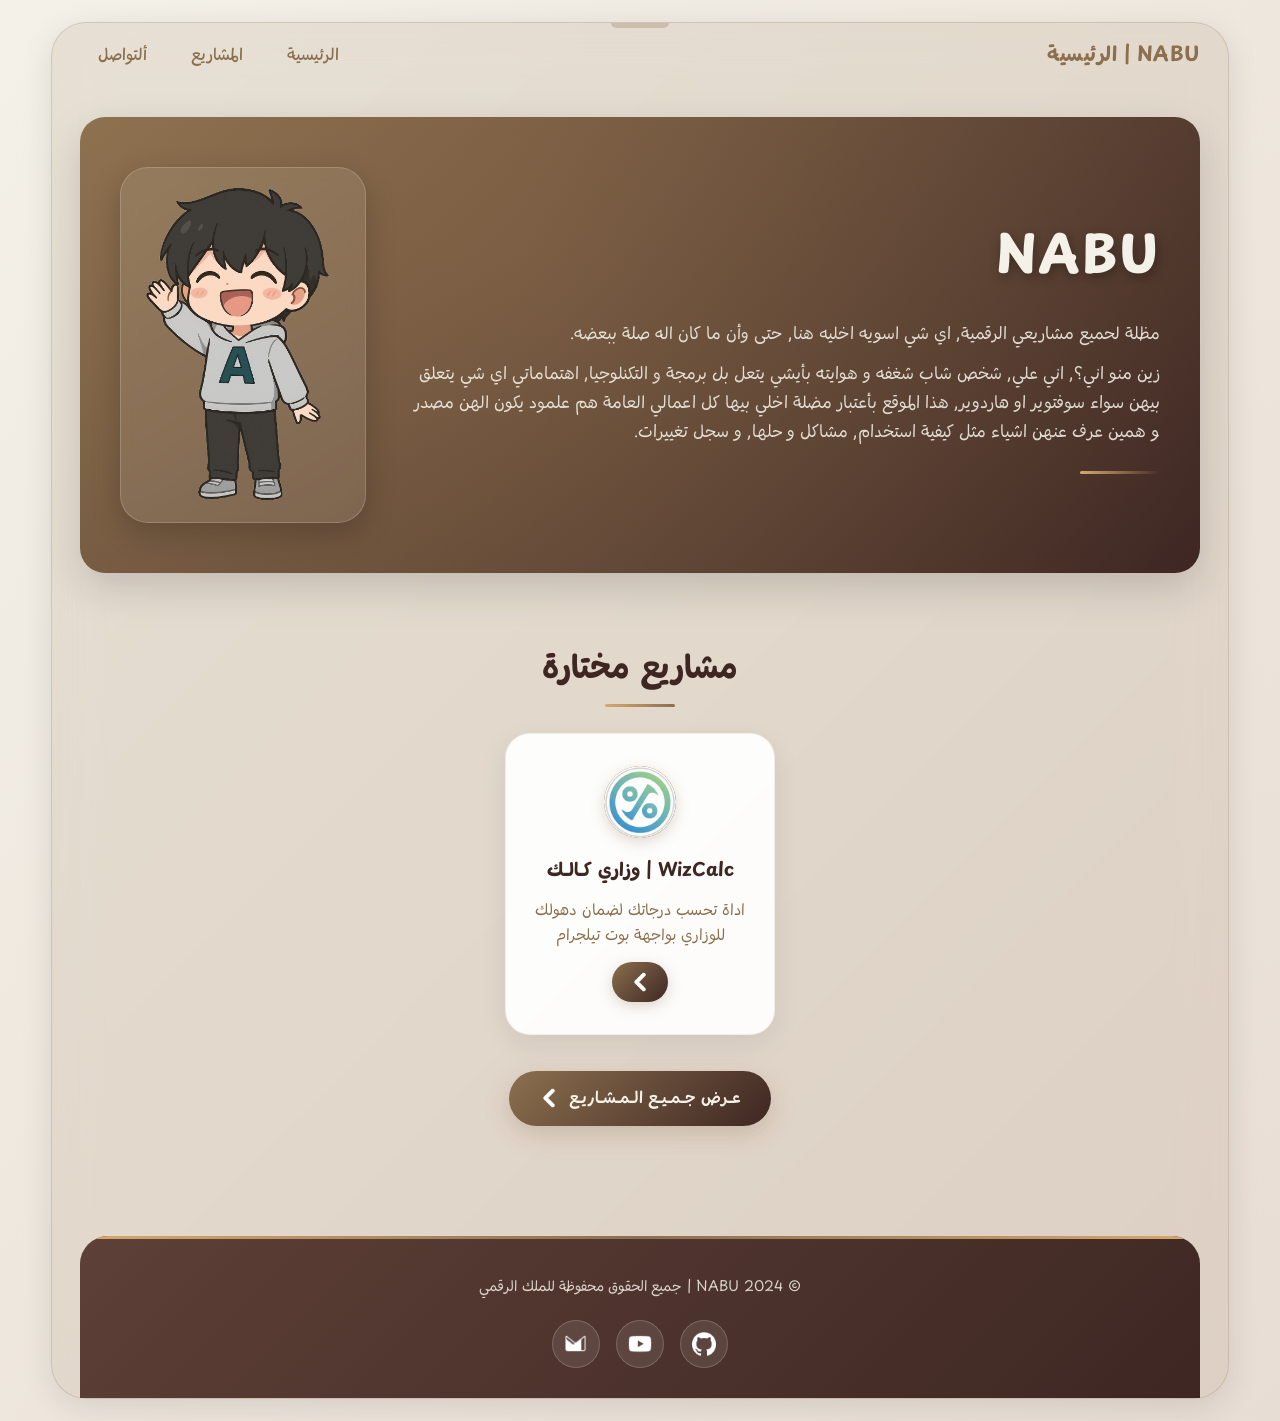
<file: index.html>
<!DOCTYPE html>
<html lang="en">
<head>
    <meta charset="UTF-8">
    <title>NABU | Home</title>
    <link rel="stylesheet" href="styles/main.css">
</head>
<body>
    <nav class="navbar" id="navbar">
        <div class="navbar-content">
        <div class="logo">NABU | الرئيسية</div>
        <ul class="nav-links">
            <li><a href="/index.html">الرئيسية</a></li>
            <li><a href="/Projects.html">المشاريع</a></li>
            <li><a href="/contact.html">ألتواصل</a></li>
        </ul>
        </div>

        <section class="hero" id="home">
            <div class="hero-content">
                <h1 class="main-title">NABU</h1>
                <p class="subtitle-ar">مظلة لحميع مشاريعي الرقمية, اي شي اسويه اخليه هنا, حتى وأن ما كان اله صلة ببعضه.</p>
                <p class="subtitle1-ar">زين منو اني؟, اني علي, شخص شاب شغفه و هوايته بأيشي يتعل بل برمجة و التكنلوجيا, اهتماماتي اي شي يتعلق بيهن سواء سوفتوير او هاردوير, هذا الموقع بأعتبار مضلة اخلي بيها كل اعمالي العامة هم علمود يكون الهن مصدر و همين عرف عنهن اشياء مثل كيفية استخدام, مشاكل و حلها, و سجل تغييرات.</p>
                <div class="divider"></div>
            </div>

            <div class="character-wrapper">
                <div class="welcome-box">
                    <img src="assets/home/A2FG.png" alt="A2FG Character" class="character-image">
                </div>
            </div>
        </section>

        <section class="service-preview" id="projects-preview">
            <h2>مشاريع مختارة</h2>
            <div class="cards">
                <div class="card">
                    <div class="cardimg"><img src="assets/icons/WizCalc.png" alt="WizCalc-Logo"></div>
                    <h3>WizCalc | وزاري كـالـك</h3>
                    <p>اداة تحسب درجاتك لضمان دهولك للوزاري بواجهة بوت تيلجرام</p>
                    <a href="Projects/WizCalc.htm" class="project-card-link">
                        <img src="assets/icons/back-arrow-l.png" alt="arrow" class="arrow-index">
                    </a>
                </div>
            </div>

            <div class="all-btn">
                <a href="Projects.html">
                    عـرض جـمـيـع الـمـشـاريـع
                    <img src="assets/icons/back-arrow-l.png" alt="arrow">
                </a>
            </div>
        </section>

        <footer class="footer" id="social">
            <div class="footer-content">
                <p>© 2024 NABU | جميع الحقوق محفوظة للملك الرقمي</p>
                <div class="social">
                    <a href="https://github.com/a2fg" target="_blank">
                https://github.com/A2FG/NABU.git        <img src="assets/icons/github.png" alt="github">
                    </a>
                    <a href="https://www.youtube.com/@a2fg" target="_blank">
                        <img src="assets/icons/youtube.png" alt="youtube">
                    </a>
                    <a href="mailto:ia2fg@proton.me">
                        <img src="assets/icons/protonmail.png" alt="email">
                    </a>

                </div>

            </div>
        </footer>

    </nav>
</body>
</html>
</file>
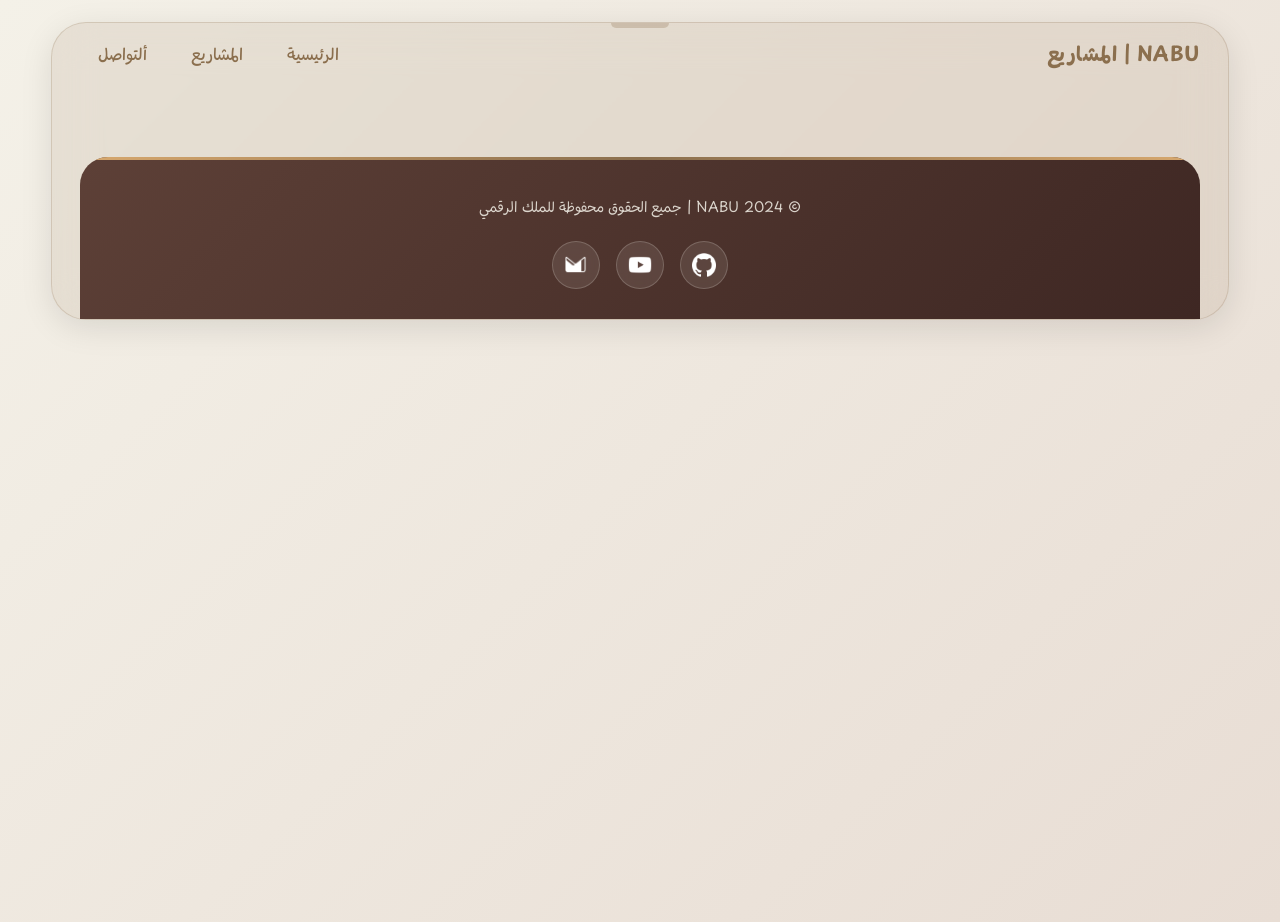
<file: contact.html>
<!DOCTYPE html>
<html lang="en">
<head>
    <meta charset="UTF-8">
    <title>NABU | Home</title>
    <link rel="stylesheet" href="styles/main.css">
</head>
<body>
    <nav class="navbar" id="navbar">
        <div class="navbar-content">
        <div class="logo">NABU | المشاريع</div>
        <ul class="nav-links">
            <li><a href="/index.html">الرئيسية</a></li>
            <li><a href="/Projects.html">المشاريع</a></li> 
            <li><a href="/contact.html">ألتواصل</a></li>
        </ul>
        </div>
<!--====-->



<!--====-->
        
        <footer class="footer" id="social">
            <div class="footer-content">
                <p>© 2024 NABU | جميع الحقوق محفوظة للملك الرقمي</p>
                <div class="social">
                    <a href="https://github.com/a2fg" target="_blank">
                https://github.com/A2FG/NABU.git        <img src="assets/icons/github.png" alt="github">
                    </a>
                    <a href="https://www.youtube.com/@a2fg" target="_blank">
                        <img src="assets/icons/youtube.png" alt="youtube">
                    </a>
                    <a href="mailto:ia2fg@proton.me">
                        <img src="assets/icons/protonmail.png" alt="email">
                    </a>
                </div>
            </div>
        </footer>
    </nav>
</body>
</html>
</file>
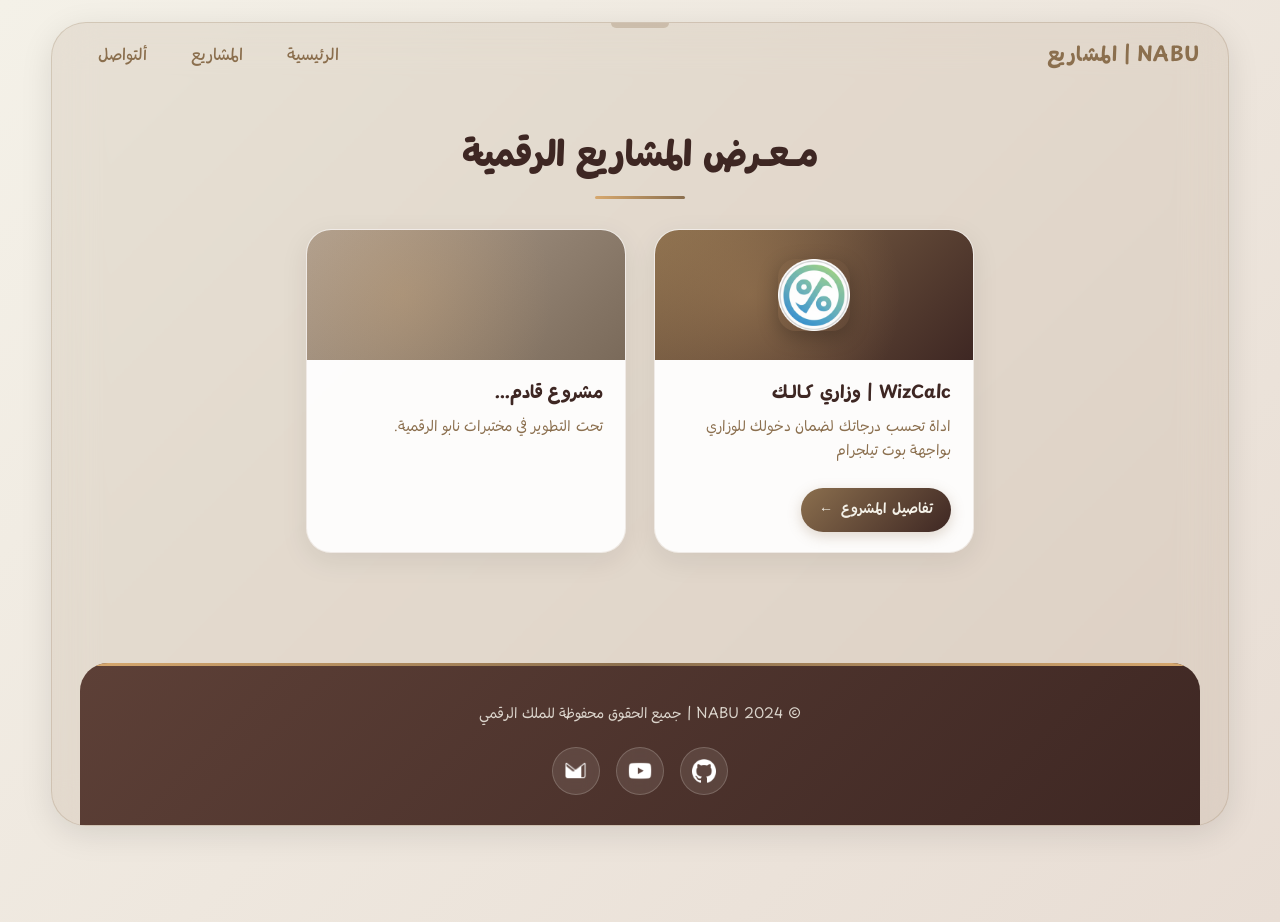
<file: Projects.html>
<!DOCTYPE html>
<html lang="en">
<head>
    <meta charset="UTF-8">
    <title>NABU | المشاريع</title>
    <link rel="stylesheet" href="styles/main.css">
</head>
<body>
    <nav class="navbar" id="navbar">

        <div class="navbar-content">
            <div class="logo">NABU | المشاريع</div>
            <ul class="nav-links">
                <li><a href="/index.html">الرئيسية</a></li>
                <li><a href="/Projects.html">المشاريع</a></li>
                <li><a href="/contact.html">ألتواصل</a></li>
            </ul>
        </div>

        <section class="projects-hub">
            <h1 class="hub-title">مـعـرض المشاريع الرقمية</h1>

            <div class="projects-grid">

                <div class="project-card">
                    <div class="project-card-header">
                        <img src="assets/icons/WizCalc.png" alt="WizCalc Logo">
                    </div>
                    <div class="project-card-body">
                        <h3>WizCalc | وزاري كـالـك</h3>
                        <p>اداة تحسب درجاتك لضمان دخولك للوزاري بواجهة بوت تيلجرام</p>
                        <a href="/projects/wizcalc.html" class="project-card-link">
                            تفاصيل المشروع <span class="arrow">←</span>
                        </a>
                    </div>
                </div>

                <div class="project-card coming-soon">
                    <div class="project-card-header"></div>
                    <div class="project-card-body">
                        <h3>مشروع قادم...</h3>
                        <p>تحت التطوير في مختبرات نابو الرقمية.</p>
                    </div>
                </div>

            </div>
        </section>

        <!-- ===== الفوتر ===== -->
        <footer class="footer" id="social">
            <div class="footer-content">
                <p>© 2024 NABU | جميع الحقوق محفوظة للملك الرقمي</p>
                <div class="social">
                    <a href="https://github.com/a2fg" target="_blank">
                        <img src="assets/icons/github.png" alt="github">
                    </a>
                    <a href="https://www.youtube.com/@a2fg" target="_blank">
                        <img src="assets/icons/youtube.png" alt="youtube">
                    </a>
                    <a href="mailto:ia2fg@proton.me">
                        <img src="assets/icons/protonmail.png" alt="email">
                    </a>
                </div>
            </div>
        </footer>

    </nav>
</body>
</html>
</file>
<file: styles/main.css>
@import url('https://fonts.googleapis.com/css2?family=Playpen+Sans+Arabic:wght@100..800&display=swap');

/* ===== إعدادات عامة ===== */
* {
  margin: 0;
  padding: 0;
  box-sizing: border-box;
  font-family: "Playpen Sans Arabic", cursive;
}

:root {
  --brown-dark:   #3e2723;
  --brown-mid:    #5d4037;
  --brown-light:  #8b6f4e;
  --gold:         #d7a86e;
  --cream:        #f4f1e8;
  --cream-dark:   #e8ddd4;
  --glass-bg:     rgba(139, 111, 78, 0.12);
  --glass-border: rgba(139, 111, 78, 0.22);
  --shadow-soft:  0 8px 32px rgba(0,0,0,0.10);
  --shadow-mid:   0 15px 40px rgba(0,0,0,0.15);
  --radius-pill:  50px;
  --radius-card:  25px;
  --radius-nav:   35px;
}

body {
  background: linear-gradient(135deg, var(--cream) 0%, var(--cream-dark) 100%);
  color: var(--brown-mid);
  direction: rtl;
  line-height: 1.7;
  min-height: 100vh;
}

/* ===== نافبار ===== */
.navbar {
  display: flex;
  flex-direction: column;
  background: var(--glass-bg);
  backdrop-filter: blur(22px);
  -webkit-backdrop-filter: blur(22px);
  border-radius: var(--radius-nav);
  padding: 16px 28px 0;
  margin: 22px auto;
  max-width: 92%;
  border: 1px solid var(--glass-border);
  box-shadow: var(--shadow-soft);
  position: relative;
}

/* نوتش أعلى النافبار */
.navbar::before {
  content: '';
  position: absolute;
  top: 0;
  left: 50%;
  transform: translateX(-50%);
  width: 58px;
  height: 5px;
  background: rgba(139, 111, 78, 0.28);
  border-radius: 0 0 10px 10px;
}

/* شريط المحتوى داخل النافبار (اللوقو + الروابط) */
.navbar-content {
  display: flex;
  justify-content: space-between;
  align-items: center;
  width: 100%;
  padding-bottom: 14px;
}

/* ===== لوقو ===== */
.logo {
  font-size: 1.25em;
  font-weight: 700;
  color: var(--brown-light);
  letter-spacing: 0.5px;
}

/* ===== روابط التنقل ===== */
.nav-links {
  display: flex;
  gap: 8px;
  list-style: none;
  align-items: center;
}

.nav-links li a {
  text-decoration: none;
  color: var(--brown-light);
  font-weight: 500;
  padding: 8px 18px;
  border-radius: 20px;
  transition: background 0.25s ease, color 0.25s ease, transform 0.25s ease;
  position: relative;
}

.nav-links li a:hover {
  background: rgba(139, 111, 78, 0.18);
  color: var(--brown-dark);
  transform: translateY(-2px);
}

.nav-links li a::after {
  content: '';
  position: absolute;
  bottom: -2px;
  left: 50%;
  transform: translateX(-50%);
  width: 0;
  height: 2px;
  background: var(--gold);
  border-radius: 2px;
  transition: width 0.3s ease;
}

.nav-links li a:hover::after {
  width: 75%;
}

/* ===== قسم الهيرو (index.html) ===== */
.hero {
  display: flex;
  align-items: center;
  justify-content: space-between;
  gap: 40px;
  padding: 50px 40px;
  margin: 30px 0;
  background: linear-gradient(135deg, var(--brown-light) 0%, var(--brown-dark) 100%);
  border-radius: var(--radius-card);
  box-shadow: var(--shadow-mid);
  position: relative;
  overflow: hidden;
  flex-wrap: wrap;
}

.hero::before {
  content: '';
  position: absolute;
  top: -60%;
  right: -30%;
  width: 180%;
  height: 180%;
  background: radial-gradient(circle, rgba(215,168,110,0.12) 0%, transparent 65%);
  animation: slowRotate 22s linear infinite;
  pointer-events: none;
}

@keyframes slowRotate {
  from { transform: rotate(0deg); }
  to   { transform: rotate(360deg); }
}

.hero-content {
  flex: 1;
  min-width: 240px;
  position: relative;
  z-index: 2;
}

.main-title {
  font-size: 3.2em;
  font-weight: 800;
  color: var(--cream);
  text-shadow: 2px 4px 12px rgba(0,0,0,0.3);
  margin-bottom: 18px;
  letter-spacing: 2px;
}

.subtitle-ar,
.subtitle1-ar {
  color: rgba(244,241,232,0.88);
  font-size: 1.05em;
  margin-bottom: 12px;
}

.divider {
  margin-top: 24px;
  height: 3px;
  width: 80px;
  background: linear-gradient(90deg, var(--gold), transparent);
  border-radius: 2px;
}

/* صورة الشخصية */
.character-wrapper {
  position: relative;
  z-index: 2;
  flex-shrink: 0;
}

.welcome-box {
  background: rgba(244,241,232,0.10);
  border: 1px solid rgba(244,241,232,0.2);
  border-radius: 28px;
  padding: 12px;
  backdrop-filter: blur(8px);
  box-shadow: 0 10px 30px rgba(0,0,0,0.2);
  transition: transform 0.35s ease;
}

.welcome-box:hover {
  transform: translateY(-6px) scale(1.03);
}

.character-image {
  width: 220px;
  display: block;
  border-radius: 20px;
}

/* ===== قسم المشاريع المختارة (index.html) ===== */
.service-preview {
  padding: 40px 0;
  text-align: center;
}

.service-preview img {
  width: 20px;
  height: 20px;
}

.arrow-index {
    filter: brightness(0) invert(1);
}

.service-preview h2 {
  font-size: 2em;
  color: var(--brown-dark);
  margin-bottom: 36px;
  position: relative;
  display: inline-block;
}

.service-preview h2::after {
  content: '';
  position: absolute;
  bottom: -10px;
  left: 50%;
  transform: translateX(-50%);
  width: 70px;
  height: 3px;
  background: linear-gradient(90deg, var(--gold), var(--brown-light));
  border-radius: 2px;
}

/* الكروت */
.cards {
  display: flex;
  gap: 28px;
  flex-wrap: wrap;
  justify-content: center;
  margin-bottom: 36px;
}

.card {
  width: 270px;
  padding: 32px 22px;
  background: rgba(255,255,255,0.92);
  border-radius: var(--radius-card);
  text-align: center;
  box-shadow: 0 8px 28px rgba(0,0,0,0.08);
  border: 1px solid rgba(139,111,78,0.1);
  transition: transform 0.4s cubic-bezier(0.175,0.885,0.32,1.275),
              box-shadow 0.4s ease;
  position: relative;
  overflow: hidden;
  animation: fadeInUp 0.55s ease both;
}

.card:nth-child(1) { animation-delay: 0.10s; }
.card:nth-child(2) { animation-delay: 0.20s; }
.card:nth-child(3) { animation-delay: 0.30s; }

@keyframes fadeInUp {
  from { opacity: 0; transform: translateY(28px); }
  to   { opacity: 1; transform: translateY(0); }
}

.card::before {
  content: '';
  position: absolute;
  inset: 0;
  background: radial-gradient(circle at 50% -20%, rgba(215,168,110,0.12) 0%, transparent 65%);
  opacity: 0;
  transition: opacity 0.4s ease;
}

.card:hover::before { opacity: 1; }

.card:hover {
  transform: translateY(-14px) scale(1.03);
  box-shadow: 0 24px 50px rgba(139,111,78,0.25);
}

.cardimg,
.card-img {
  width: 72px;
  height: 72px;
  margin: 0 auto 18px;
  border-radius: 50%;
  overflow: hidden;
  background: linear-gradient(135deg, var(--gold), var(--brown-light));
  display: flex;
  align-items: center;
  justify-content: center;
  transition: transform 0.4s ease;
  box-shadow: 0 4px 14px rgba(139,111,78,0.25);
}

.card:hover .cardimg,
.card:hover .card-img {
  transform: rotateY(360deg);
}

.cardimg img,
.card-img img {
  width: 100%;
  height: 100%;
  object-fit: cover;
  border-radius: 50%;
}

.card h3 {
  color: var(--brown-dark);
  font-size: 1.15em;
  margin-bottom: 10px;
  position: relative;
  z-index: 2;
}

.card p {
  color: var(--brown-light);
  font-size: 0.95em;
  line-height: 1.65;
  position: relative;
  z-index: 2;
}

/* زر عرض الكل */
.all-btn {
  text-align: center;
  margin-top: 36px;
}

.all-btn a {
  display: inline-flex;
  align-items: center;
  gap: 10px;
  padding: 14px 30px;
  background: linear-gradient(135deg, var(--brown-light) 0%, var(--brown-dark) 100%);
  color: var(--cream);
  text-decoration: none;
  border-radius: var(--radius-pill);
  font-weight: 600;
  font-size: 1em;
  transition: transform 0.3s ease, box-shadow 0.3s ease;
  box-shadow: 0 8px 24px rgba(139,111,78,0.28);
  position: relative;
  overflow: hidden;
}

.all-btn a::before {
  content: '';
  position: absolute;
  top: 0; left: -100%;
  width: 100%; height: 100%;
  background: linear-gradient(90deg, transparent, rgba(255,255,255,0.18), transparent);
  transition: left 0.5s ease;
}

.all-btn a:hover::before { left: 100%; }

.all-btn a:hover {
  transform: translateY(-3px);
  box-shadow: 0 14px 34px rgba(139,111,78,0.38);
}

.all-btn a img {
  width: 20px;
  height: 20px;
  filter: brightness(0) invert(1);
  transition: transform 0.3s ease;
}

.all-btn a:hover img {
  transform: translateX(-5px);
}

/* ===== صفحة المشاريع (Projects.html) ===== */
.projects-hub {
  padding: 40px 20px;
  text-align: center;
}

.hub-title {
  font-size: 2.2em;
  font-weight: 800;
  color: var(--brown-dark);
  margin-bottom: 42px;
  position: relative;
  display: inline-block;
}

.hub-title::after {
  content: '';
  position: absolute;
  bottom: -12px;
  left: 50%;
  transform: translateX(-50%);
  width: 90px;
  height: 3px;
  background: linear-gradient(90deg, var(--gold), var(--brown-light));
  border-radius: 2px;
}

.projects-grid {
  display: flex;
  flex-wrap: wrap;
  gap: 28px;
  justify-content: center;
}

/* ===== كرت المشروع الجديد ===== */
.project-card {
  display: flex;
  flex-direction: column;
  align-items: flex-end;
  text-align: right;
  width: 320px;
  padding: 0;
  background: rgba(255,255,255,0.93);
  border-radius: var(--radius-card);
  box-shadow: 0 8px 28px rgba(0,0,0,0.08);
  border: 1px solid rgba(139,111,78,0.12);
  overflow: hidden;
  transition: transform 0.4s cubic-bezier(0.175,0.885,0.32,1.275), box-shadow 0.4s ease;
  animation: fadeInUp 0.55s ease both;
  text-decoration: none;
  color: inherit;
}

.project-card:nth-child(1) { animation-delay: 0.08s; }
.project-card:nth-child(2) { animation-delay: 0.18s; }
.project-card:nth-child(3) { animation-delay: 0.28s; }

.project-card:hover {
  transform: translateY(-12px) scale(1.02);
  box-shadow: 0 24px 50px rgba(139,111,78,0.26);
}

/* الجزء العلوي - أيقونة + خلفية */
.project-card-header {
  width: 100%;
  height: 130px;
  background: linear-gradient(135deg, var(--brown-light) 0%, var(--brown-dark) 100%);
  display: flex;
  align-items: center;
  justify-content: center;
  position: relative;
  overflow: hidden;
}

.project-card-header::before {
  content: '';
  position: absolute;
  inset: 0;
  background: radial-gradient(circle at 30% 50%, rgba(215,168,110,0.25) 0%, transparent 65%);
}

.project-card-header img {
  width: 72px;
  height: 72px;
  object-fit: cover;
  border-radius: 18px;
  box-shadow: 0 6px 20px rgba(0,0,0,0.25);
  position: relative;
  z-index: 1;
  transition: transform 0.35s ease;
}

.project-card:hover .project-card-header img {
  transform: scale(1.08) rotate(-3deg);
}

/* الجزء السفلي - النص + الزر */
.project-card-body {
  padding: 22px 22px 20px;
  display: flex;
  flex-direction: column;
  gap: 10px;
  width: 100%;
  flex: 1;
}

.project-card-body h3 {
  font-size: 1.1em;
  font-weight: 700;
  color: var(--brown-dark);
  line-height: 1.4;
}

.project-card-body p {
  font-size: 0.9em;
  color: var(--brown-light);
  line-height: 1.65;
  flex: 1;
}

/* زر الانتقال */
.project-card-link {
  display: inline-flex;
  align-items: center;
  gap: 8px;
  margin-top: 14px;
  padding: 10px 18px;
  background: linear-gradient(135deg, var(--brown-light), var(--brown-dark));
  color: var(--cream);
  text-decoration: none;
  border-radius: var(--radius-pill);
  font-size: 0.88em;
  font-weight: 600;
  align-self: flex-start;
  transition: transform 0.3s ease, box-shadow 0.3s ease;
  box-shadow: 0 4px 14px rgba(139,111,78,0.28);
  position: relative;
  overflow: hidden;
}

.project-card-link::before {
  content: '';
  position: absolute;
  top: 0; left: -100%;
  width: 100%; height: 100%;
  background: linear-gradient(90deg, transparent, rgba(255,255,255,0.18), transparent);
  transition: left 0.45s ease;
}

.project-card:hover .project-card-link::before { left: 100%; }

.project-card-link:hover {
  transform: translateY(-2px);
  box-shadow: 0 8px 22px rgba(139,111,78,0.38);
}

/* سهم الزر */
.project-card-link .arrow {
  font-size: 1em;
  transition: transform 0.3s ease;
  display: inline-block;
}

.project-card-link:hover .arrow {
  transform: translateX(-4px);
}

/* كرت "قادم قريباً" */
.project-card.coming-soon {
  opacity: 0.6;
  pointer-events: none;
  cursor: default;
}

.project-card.coming-soon .project-card-header {
  background: linear-gradient(135deg, #b0a090, #7a6a5a);
}

.project-card.coming-soon .project-card-link {
  display: none;
}

/* ===== فوتر ===== */
.footer {
  background: linear-gradient(135deg, var(--brown-mid) 0%, var(--brown-dark) 100%);
  color: var(--cream);
  padding: 40px 24px 30px;
  border-radius: 28px 28px 0 0;
  text-align: center;
  margin-top: 70px;
  position: relative;
  overflow: hidden;
}

.footer::before {
  content: '';
  position: absolute;
  top: 0; left: 0; right: 0;
  height: 3px;
  background: linear-gradient(90deg, var(--gold), var(--brown-light), var(--gold));
}

.footer-content p {
  font-size: 0.88em;
  opacity: 0.85;
  margin-bottom: 20px;
}

.social {
  display: flex;
  justify-content: center;
  align-items: center;
  gap: 16px;
  flex-wrap: wrap;
  margin-top: 16px;
}

.social a {
  display: flex;
  align-items: center;
  justify-content: center;
  width: 48px;
  height: 48px;
  background: rgba(244,241,232,0.1);
  border-radius: 50%;
  border: 1px solid rgba(244,241,232,0.2);
  backdrop-filter: blur(8px);
  transition: background 0.3s ease, transform 0.3s ease, box-shadow 0.3s ease;
  text-decoration: none;
  /* إخفاء أي نص داخل الروابط غير الأيقونات */
  font-size: 0;
}

.social a:hover {
  background: rgba(215,168,110,0.3);
  transform: translateY(-5px) scale(1.1);
  box-shadow: 0 10px 22px rgba(0,0,0,0.2);
}

.social img {
  width: 24px;
  height: 24px;
  filter: brightness(0) invert(1);
  transition: transform 0.3s ease;
  display: block;
}

.social a:hover img {
  transform: scale(1.2);
}

/* ===== استجابة للجوال ===== */
@media (max-width: 768px) {
  .navbar {
    padding: 12px 16px 0;
    margin: 14px;
  }

  .nav-links {
    gap: 4px;
  }

  .nav-links li a {
    padding: 6px 12px;
    font-size: 0.88em;
  }

  .hero {
    flex-direction: column-reverse;
    padding: 32px 22px;
    gap: 24px;
  }

  .main-title {
    font-size: 2.4em;
  }

  .character-image {
    width: 170px;
  }

  .cards,
  .projects-grid {
    flex-direction: column;
    align-items: center;
  }

  .card {
    width: 100%;
    max-width: 310px;
  }

  .project-card {
    width: 100%;
    max-width: 320px;
  }

  .hub-title {
    font-size: 1.75em;
  }
}
</file>
